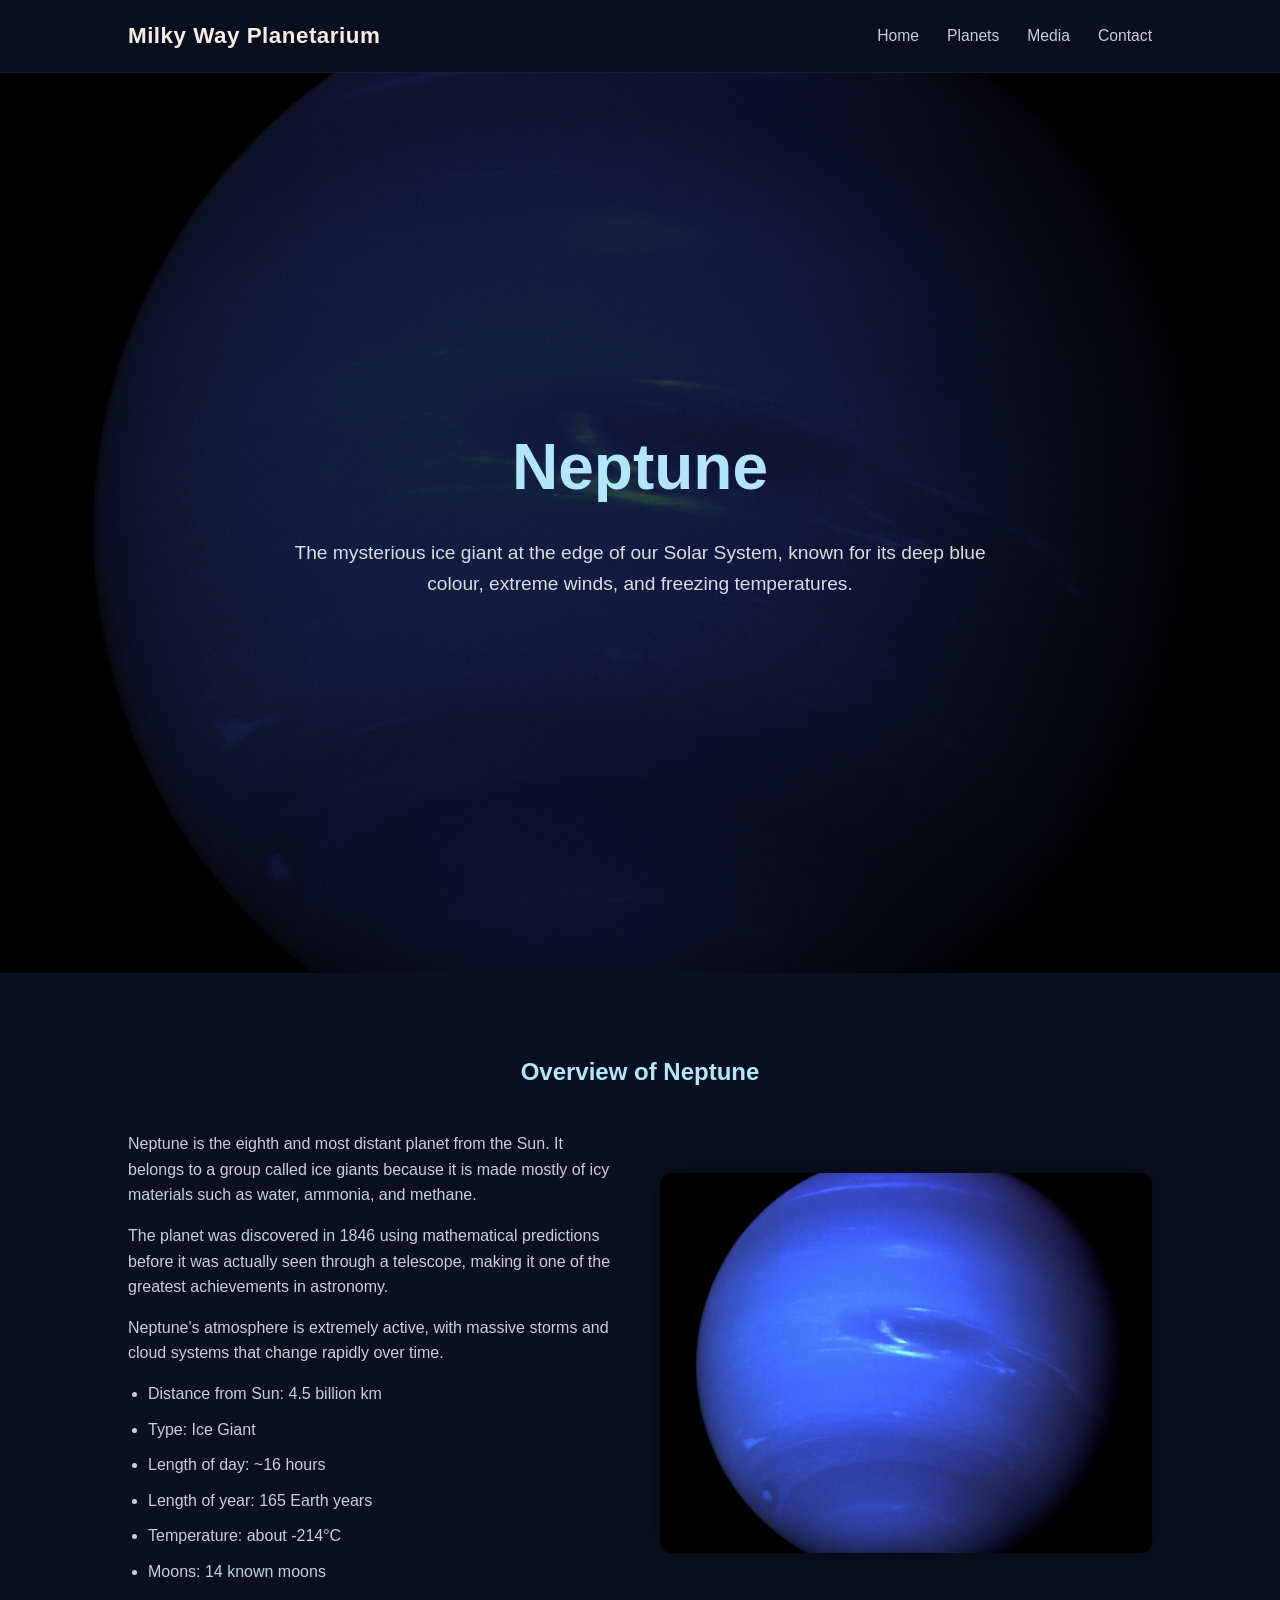
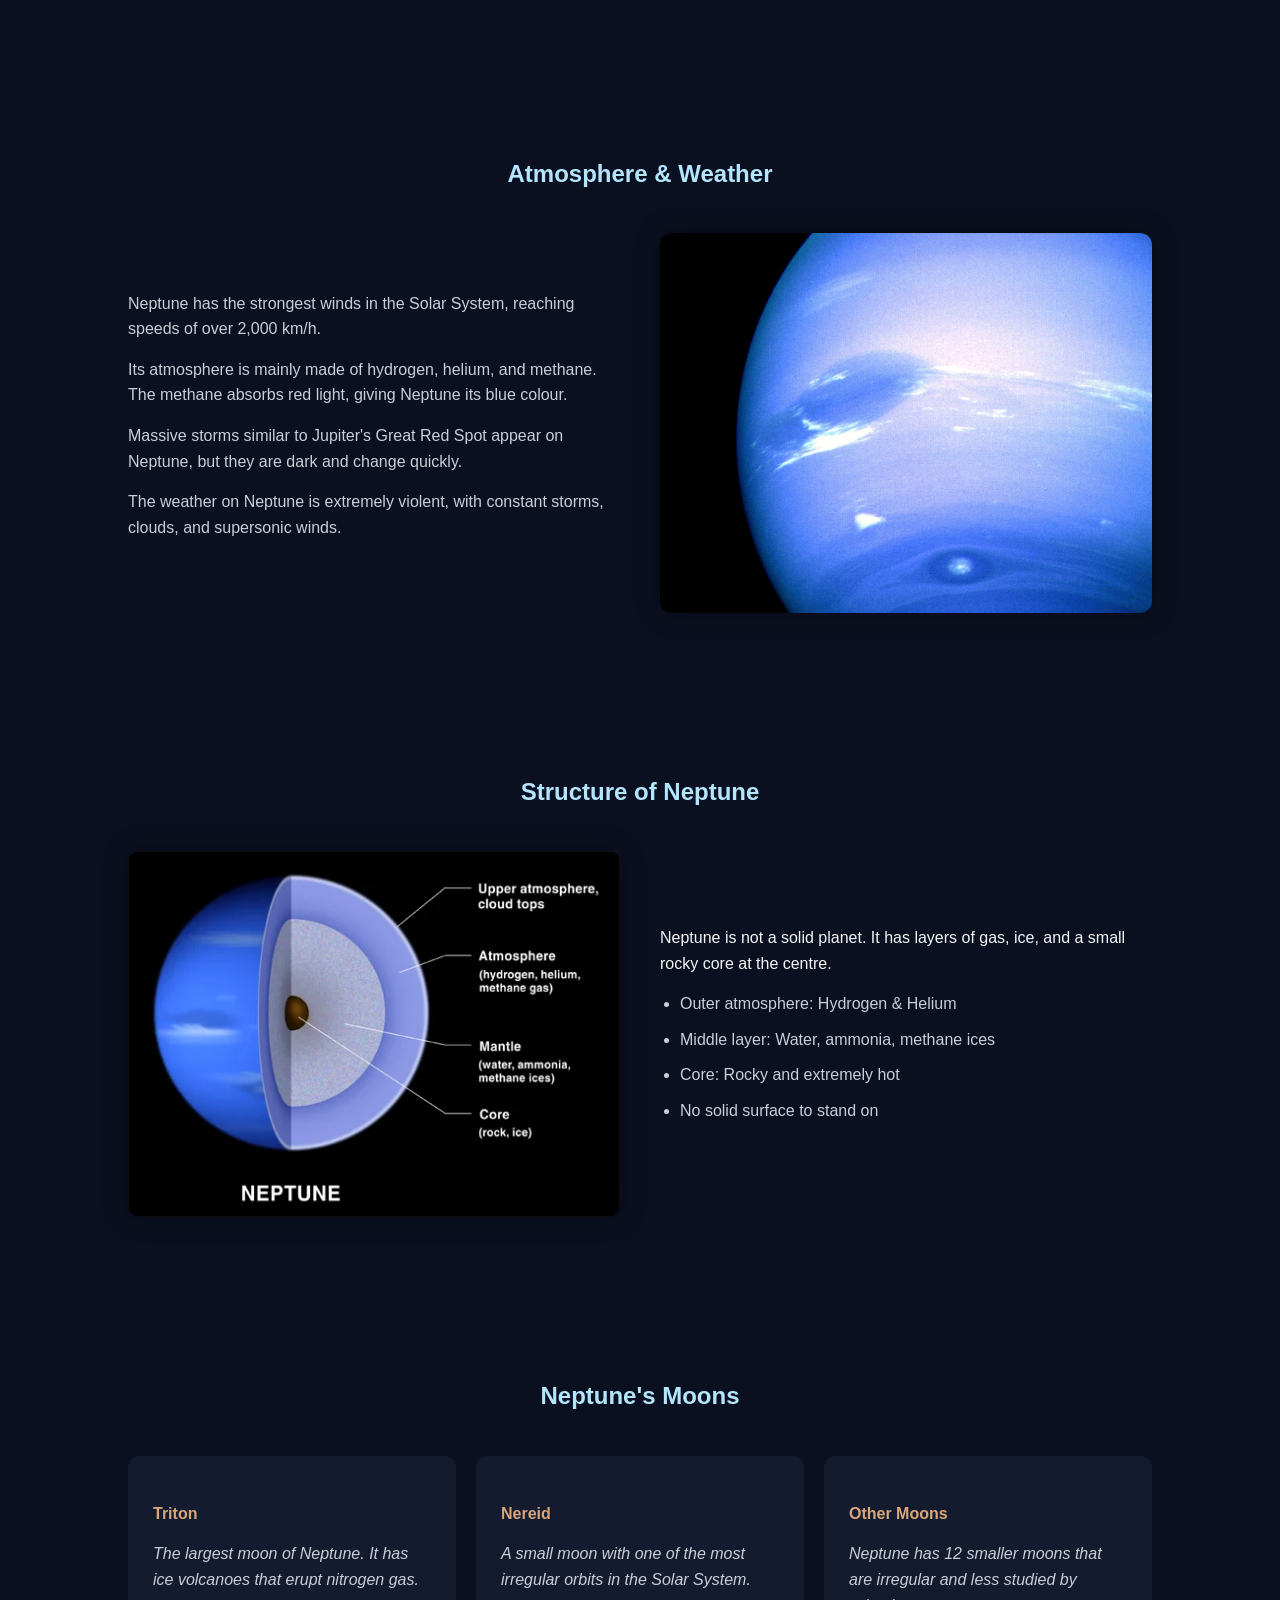
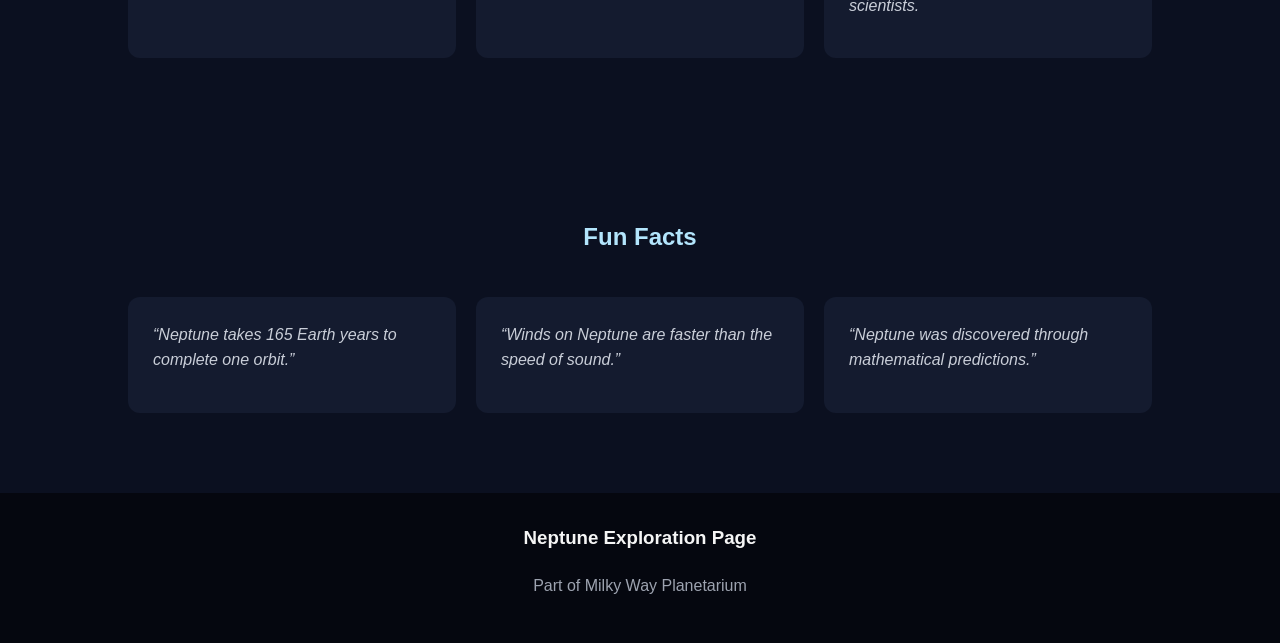
<file: neptune.html>
<!DOCTYPE html>
<html lang="en">
<head>
    <meta charset="UTF-8">
    <meta name="viewport" content="width=device-width, initial-scale=1.0">
    <title>Neptune | Milky Way Planetarium</title>
    <link rel="stylesheet" href="style.css">
</head>

<body class="neptune-theme">

<!-- HEADER -->
<header>
    <nav class="main-navbar">

        <div class="site-logo">
            Milky Way Planetarium
        </div>

        <ul class="navigation-links">
            <li><a href="index.html">Home</a></li>
            <li><a href="index.html#planets">Planets</a></li>
            <li><a href="index.html#media">Media</a></li>
            <li><a href="index.html#contact">Contact</a></li>
        </ul>

        <button class="mobile-menu-btn">=</button>

    </nav>
</header>

<!-- SMALL INTRODUCTION -->
<section class="space-intro">
    <div class="intro-content">

        <h1>Neptune</h1>
        <p>
            The mysterious ice giant at the edge of our Solar System,
            known for its deep blue colour, extreme winds, and freezing temperatures.
        </p>
    </div>

</section>

<!-- ABOUT NEPTUNE -->
<section class="planet-section">
    <h2>Overview of Neptune</h2>
    <div class="galaxy-info">
        <div class="galaxy-description">
            <p>
                Neptune is the eighth and most distant planet from the Sun.
                It belongs to a group called ice giants because it is made mostly of
                icy materials such as water, ammonia, and methane.
            </p>
            <p>
                The planet was discovered in 1846 using mathematical predictions
                before it was actually seen through a telescope, making it one of
                the greatest achievements in astronomy.
            </p>
            <p>
                Neptune's atmosphere is extremely active, with massive storms
                and cloud systems that change rapidly over time.
            </p>
            <ul>
                <li>Distance from Sun: 4.5 billion km</li>
                <li>Type: Ice Giant</li>
                <li>Length of day: ~16 hours</li>
                <li>Length of year: 165 Earth years</li>
                <li>Temperature: about -214°C</li>
                <li>Moons: 14 known moons</li>
            </ul>
        </div>
        <div class="galaxy-photo">
            <img
                src="images and videos/Neptune_Full.jpg"
                alt="Neptune planet"
            >
        </div>
    </div>
</section>

<!-- ATMOSPHERE -->
<section class="planet-section">
    <h2>Atmosphere & Weather</h2>
    <div class="galaxy-info">
        <div class="galaxy-description">
            <p>
                Neptune has the strongest winds in the Solar System,
                reaching speeds of over 2,000 km/h.
            </p>
            <p>
                Its atmosphere is mainly made of hydrogen, helium,
                and methane. The methane absorbs red light,
                giving Neptune its blue colour.
            </p>
            <p>
                Massive storms similar to Jupiter's Great Red Spot
                appear on Neptune, but they are dark and change quickly.
            </p>
            <p>
                The weather on Neptune is extremely violent,
                with constant storms, clouds, and supersonic winds.
            </p>
        </div>
        <div class="galaxy-photo">
            <img
                src="images and videos/Neptune_storms.jpg"
                alt="Neptune storms"
            >
        </div>
    </div>
</section>

<!-- STRUCTURE -->
<section class="planet-section">
    <h2>Structure of Neptune</h2>
    <div class="earth-layout">
        <div class="earth-image">
            <img
                src="images and videos/neptune_int-browse.webp"
                alt="Neptune internal structure"
            >
        </div>
        <div class="earth-details">
            <p>
                Neptune is not a solid planet. It has layers of gas, ice,
                and a small rocky core at the centre.
            </p>
            <ul>
                <li>Outer atmosphere: Hydrogen & Helium</li>
                <li>Middle layer: Water, ammonia, methane ices</li>
                <li>Core: Rocky and extremely hot</li>
                <li>No solid surface to stand on</li>
            </ul>

        </div>

    </div>

</section>

<!-- MOONS -->
<section class="planet-section">
    <h2>Neptune's Moons</h2>
    <div class="reviews-grid">
        <div class="review-card">
            <h3>Triton</h3>
            <p>
                The largest moon of Neptune. It has ice volcanoes
                that erupt nitrogen gas.
            </p>
        </div>

        <div class="review-card">
            <h3>Nereid</h3>
            <p>
                A small moon with one of the most irregular orbits
                in the Solar System.
            </p>
        </div>

        <div class="review-card">
            <h3>Other Moons</h3>
            <p>
                Neptune has 12 smaller moons that are irregular and
                less studied by scientists.
            </p>
        </div>

    </div>

</section>

<!-- FUN FACTS -->
<section class="planet-section">
    <h2>Fun Facts</h2>
    <div class="reviews-grid">
        <div class="review-card">
            <p>“Neptune takes 165 Earth years to complete one orbit.”</p>
        </div>

        <div class="review-card">
            <p>“Winds on Neptune are faster than the speed of sound.”</p>
        </div>

        <div class="review-card">
            <p>“Neptune was discovered through mathematical predictions.”</p>
        </div>

    </div>

</section>

<!-- FOOTER -->
<footer>

    <h3>Neptune Exploration Page</h3>
    <p>Part of Milky Way Planetarium</p>

</footer>

<script src="script.js"></script>

</body>
</html>
</file>
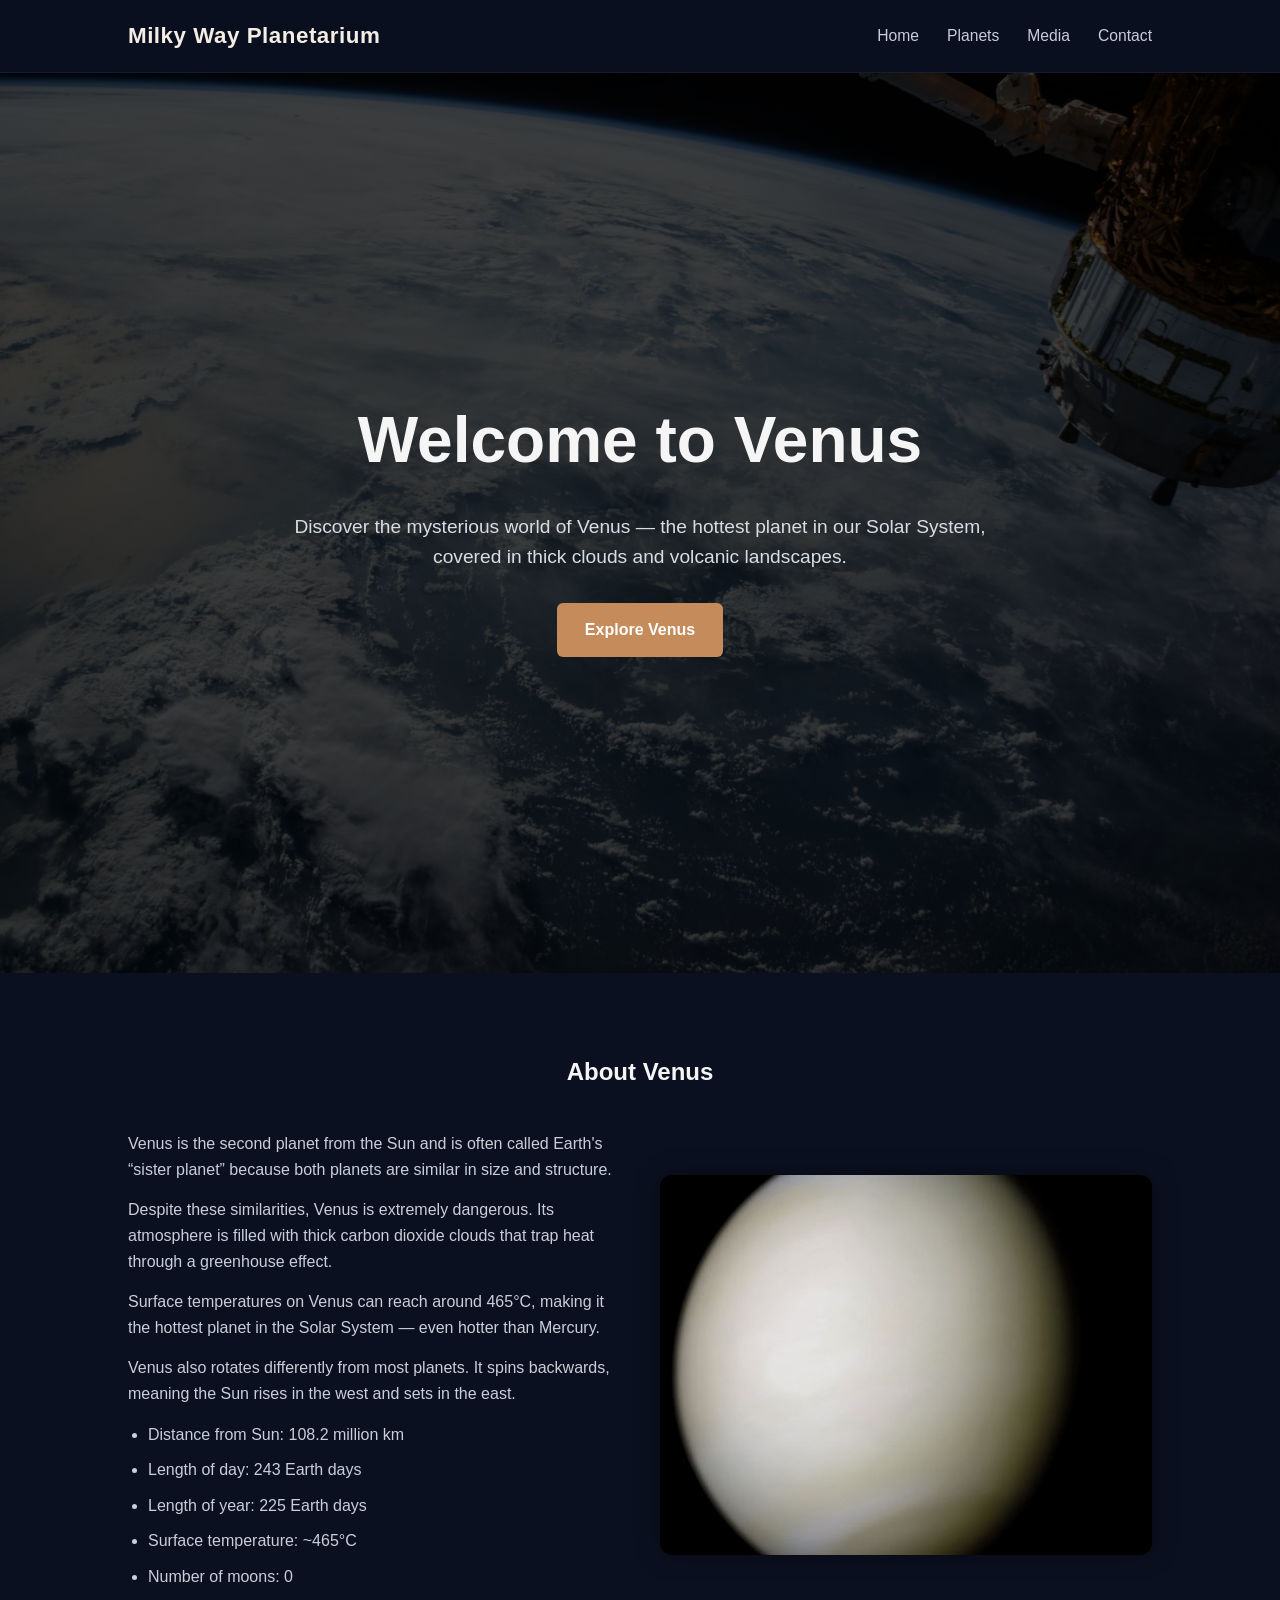
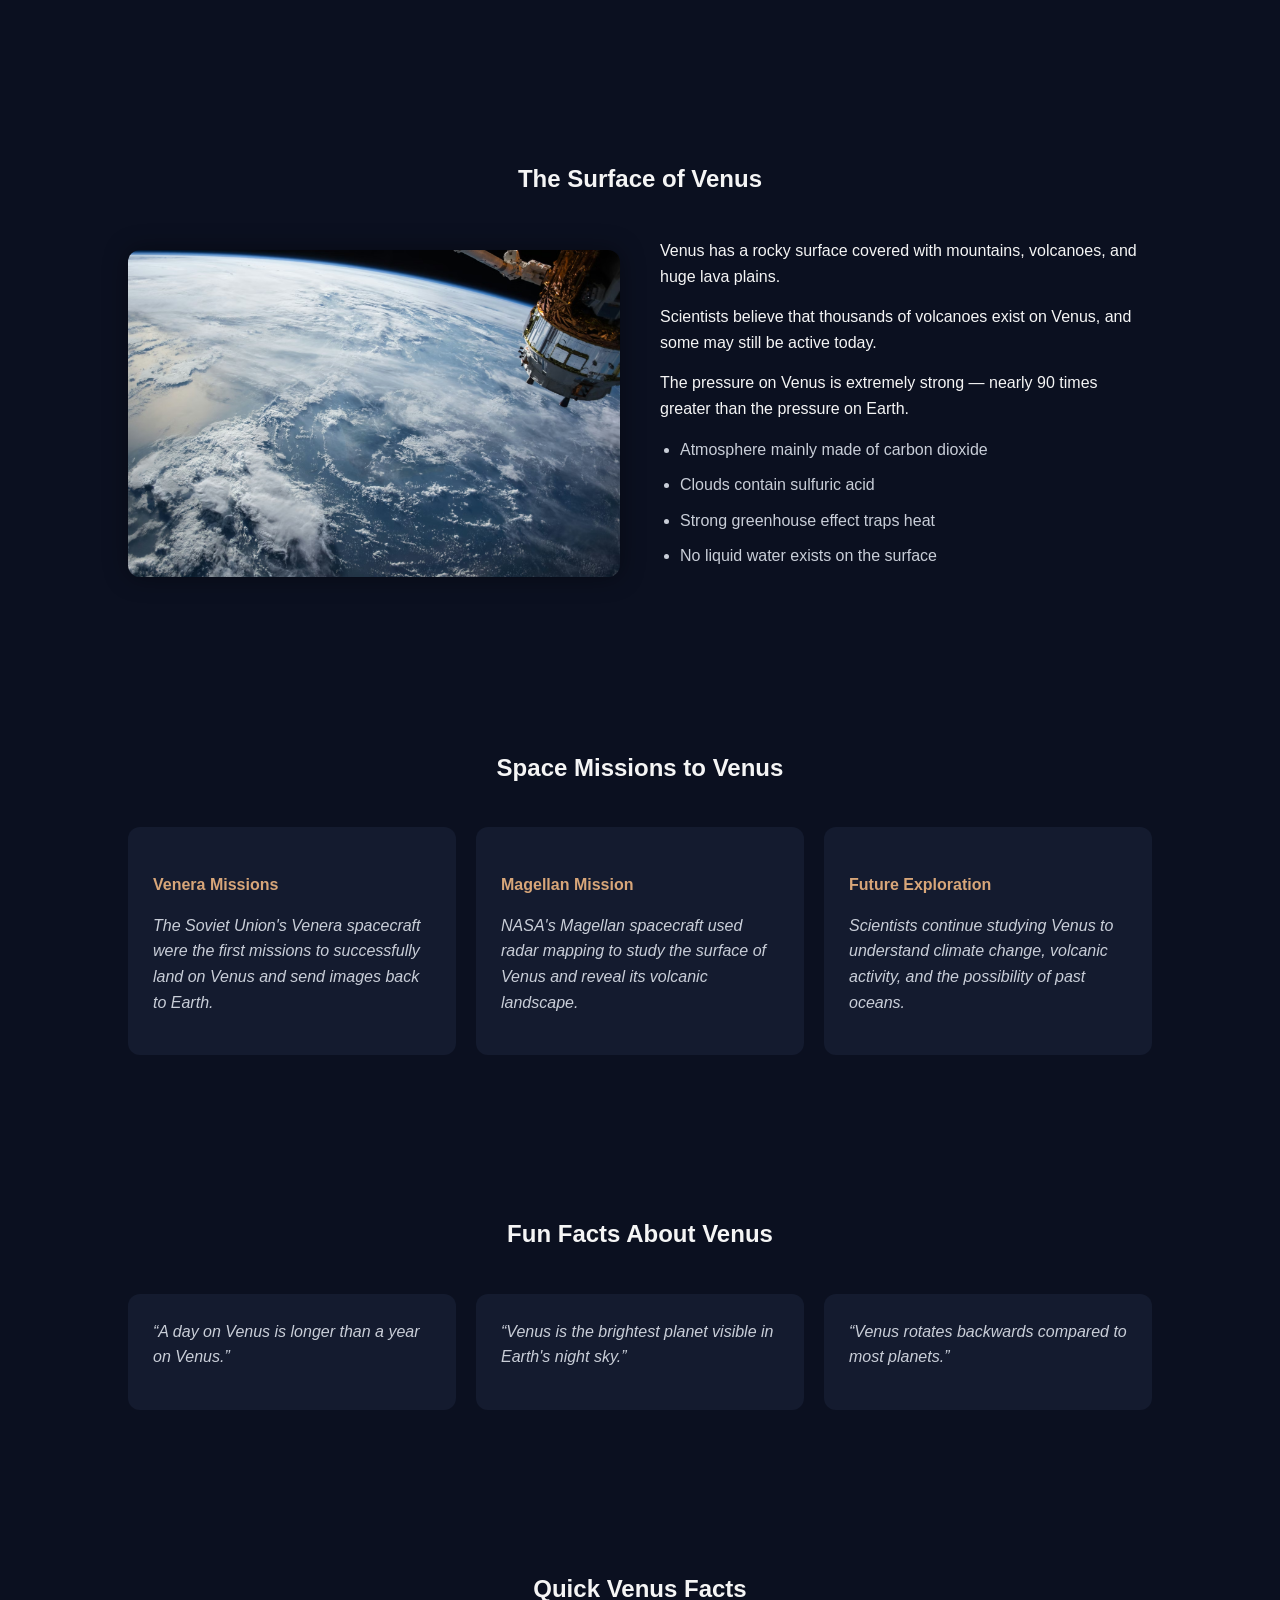
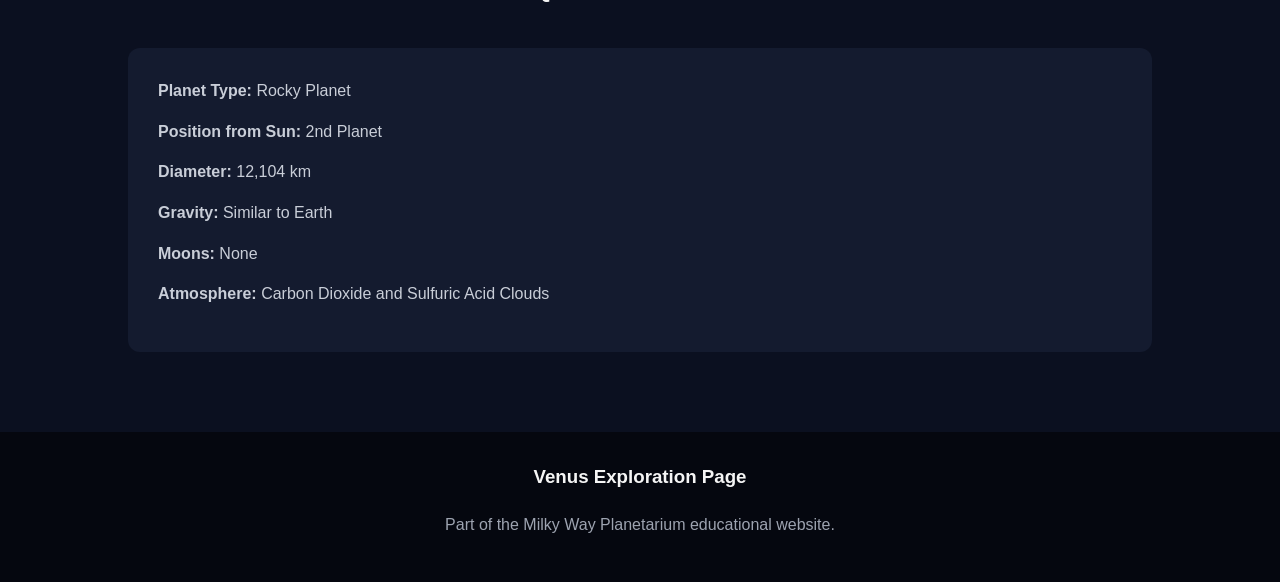
<file: venus.html>
<!DOCTYPE html>
<html lang="en">
<head>
    <meta charset="UTF-8">
    <meta name="viewport" content="width=device-width, initial-scale=1.0">
    <title>Venus Planet | Milky Way Planetarium</title>
    <link rel="stylesheet" href="style.css">
</head>

<body class="venus-theme">

<!-- HEADER -->
<header>
    <nav class="main-navbar">

        <div class="site-logo">
            Milky Way Planetarium
        </div>
        <ul class="navigation-links">
            <li><a href="index.html">Home</a></li>
            <li><a href="index.html#planets">Planets</a></li>
            <li><a href="index.html#media">Media</a></li>
            <li><a href="index.html#contact">Contact</a></li>
        </ul>
        <button class="mobile-menu-btn" aria-label="Open navigation menu">
            =
        </button>

    </nav>
</header>

<!-- SPACE INTRODUCTION SECTION -->
<section class="space-intro">

    <div class="intro-content">

        <h1>Welcome to Venus</h1>

        <p>
            Discover the mysterious world of Venus —
            the hottest planet in our Solar System,
            covered in thick clouds and volcanic landscapes.
        </p>

        <a href="#about-venus" class="explore-btn">
            Explore Venus
        </a>

    </div>

</section>

<!-- ABOUT VENUS -->
<section class="planet-section" id="about-venus">

    <h2>About Venus</h2>
    <div class="galaxy-info">
        <div class="galaxy-description">
            <p>
                Venus is the second planet from the Sun and is often called
                Earth's “sister planet” because both planets are similar in size
                and structure.
            </p>
            <p>
                Despite these similarities, Venus is extremely dangerous.
                Its atmosphere is filled with thick carbon dioxide clouds
                that trap heat through a greenhouse effect.
            </p>
            <p>
                Surface temperatures on Venus can reach around 465°C,
                making it the hottest planet in the Solar System —
                even hotter than Mercury.
            </p>
            <p>
                Venus also rotates differently from most planets.
                It spins backwards, meaning the Sun rises in the west
                and sets in the east.
            </p>
            <ul>
                <li>Distance from Sun: 108.2 million km</li>
                <li>Length of day: 243 Earth days</li>
                <li>Length of year: 225 Earth days</li>
                <li>Surface temperature: ~465°C</li>
                <li>Number of moons: 0</li>
            </ul>
        </div>

        <div class="galaxy-photo">
            <img
                src="images and videos/Venus-real_color.jpg"
                alt="Bright view of Venus planet in space"
            >
        </div>
    </div>

</section>

<!-- SURFACE SECTION -->
<section class="planet-section">
    <h2>The Surface of Venus</h2>
    <div class="earth-layout">
        <div class="earth-image">
            <img
                src="images and videos/satellite view.avif"
                alt="Surface view of Venus"
            >
        </div>

        <div class="earth-details">
            <p>
                Venus has a rocky surface covered with mountains,
                volcanoes, and huge lava plains.
            </p>
            <p>
                Scientists believe that thousands of volcanoes exist
                on Venus, and some may still be active today.
            </p>
            <p>
                The pressure on Venus is extremely strong —
                nearly 90 times greater than the pressure on Earth.
            </p>
            <ul>
                <li>Atmosphere mainly made of carbon dioxide</li>
                <li>Clouds contain sulfuric acid</li>
                <li>Strong greenhouse effect traps heat</li>
                <li>No liquid water exists on the surface</li>
            </ul>
        </div>

    </div>

</section>

<!-- SPACE MISSIONS -->
<section class="planet-section">
    <h2>Space Missions to Venus</h2>
    <div class="reviews-grid">
        <div class="review-card">
            <h3>Venera Missions</h3>
            <p>
                The Soviet Union's Venera spacecraft were the first
                missions to successfully land on Venus and send images
                back to Earth.
            </p>

        </div>

        <div class="review-card">
            <h3>Magellan Mission</h3>
            <p>
                NASA's Magellan spacecraft used radar mapping to study
                the surface of Venus and reveal its volcanic landscape.
            </p>
        </div>

        <div class="review-card">
            <h3>Future Exploration</h3>
            <p>
                Scientists continue studying Venus to understand climate
                change, volcanic activity, and the possibility of past oceans.
            </p>
        </div>
    </div>

</section>

<!-- FUN FACTS -->
<section class="planet-section">
    <h2>Fun Facts About Venus</h2>
    <div class="reviews-grid">
        <div class="review-card">
            <p>
                “A day on Venus is longer than a year on Venus.”
            </p>
        </div>

        <div class="review-card">
            <p>
                “Venus is the brightest planet visible in Earth's night sky.”
            </p>
        </div>

        <div class="review-card">
            <p>
                “Venus rotates backwards compared to most planets.”
            </p>
        </div>
    </div>

</section>

<!-- QUICK FACT TABLE -->
<section class="planet-section">
    <h2>Quick Venus Facts</h2>
    <div class="contact-details">

        <p><strong>Planet Type:</strong> Rocky Planet</p>
        <p><strong>Position from Sun:</strong> 2nd Planet</p>
        <p><strong>Diameter:</strong> 12,104 km</p>
        <p><strong>Gravity:</strong> Similar to Earth</p>
        <p><strong>Moons:</strong> None</p>
        <p><strong>Atmosphere:</strong> Carbon Dioxide and Sulfuric Acid Clouds</p>

    </div>

</section>

<!-- FOOTER -->
<footer>
    <h3>Venus Exploration Page</h3>
    <p>
        Part of the Milky Way Planetarium educational website.
    </p>

</footer>

<script src="script.js"></script>

</body>
</html>
</file>
<file: style.css>
/* GLOBAL STYLES */

* {
    margin: 0;
    padding: 0;
    box-sizing: border-box;
}
html {
    scroll-behavior: smooth;
}
body {
    font-family: Arial, sans-serif;
    background-color: #0b1020;
    color: #f5f5f5;
    line-height: 1.6;
}
section {
    padding: 80px 10%;
}
img {
    width: 100%;
    display: block;
    border-radius: 12px;
}
h1,
h2,
h3 {
    margin-bottom: 20px;
}
p {
    margin-bottom: 15px;
}

/* HEADER AND NAVIGATION */

header {
    position: sticky;
    top: 0;
    z-index: 1000;

    background: rgba(11, 16, 32, 0.92);
    backdrop-filter: blur(8px);

    border-bottom: 1px solid rgba(255,255,255,0.06);
}

.main-navbar {
    display: flex;
    justify-content: space-between;
    align-items: center;

    padding: 18px 10%;
}

.site-logo {
    font-size: 1.4rem;
    font-weight: 700;
    letter-spacing: 0.5px;
    color: #f4ede4;
}

.navigation-links {
    display: flex;
    align-items: center;
    gap: 28px;

    list-style: none;
}

.navigation-links a {
    position: relative;

    color: #c7ccd8;
    text-decoration: none;

    font-size: 0.98rem;
    font-weight: 500;

    transition: color 0.3s ease;
}

.navigation-links a::after {
    content: "";

    position: absolute;
    left: 0;
    bottom: -6px;

    width: 0%;
    height: 2px;

    background-color: #c58b5a;

    transition: width 0.3s ease;
}

.navigation-links a:hover {
    color: #ffffff;
}

.navigation-links a:hover::after {
    width: 100%;
}

.mobile-menu-btn {
    display: none;

    background: none;
    border: none;

    color: white;
    font-size: 2rem;

    cursor: pointer;
}

/* LANDING SECTION */

.space-intro {
    min-height: 100vh;

    background-image:
        linear-gradient(rgba(0,0,0,0.65), rgba(0,0,0,0.65)),
        url('images and videos/stars.avif');

    background-size: cover;
    background-position: center;

    display: flex;
    justify-content: center;
    align-items: center;

    text-align: center;
}

.intro-content {
    max-width: 750px;
}

.space-intro h1 {
    font-size: 4rem;
    margin-bottom: 20px;
}

.space-intro p {
    font-size: 1.2rem;
    margin-bottom: 30px;
    color: #d9dce4;
}

.explore-btn {
    display: inline-block;

    background-color: #c58b5a;
    color: white;

    text-decoration: none;
    font-weight: bold;

    padding: 14px 28px;
    border-radius: 6px;

    transition: all 0.3s ease;
}

.explore-btn:hover {
    background-color: #e0b089;
    transform: translateY(-2px);
}

/* GALAXY SECTION */

.galaxy-info {
    display: grid;
    grid-template-columns: 1fr 1fr;
    gap: 40px;
    align-items: center;
}

.galaxy-description p {
    color: #c9ced8;
}

.galaxy-photo img {
    box-shadow: 0 0 25px rgba(255,255,255,0.08);
}

/* PLANETS SECTION */

.planet-grid {
    display: grid;
    grid-template-columns: repeat(3, 1fr);
    gap: 25px;
}

.planet-box {
    background-color: #141b2f;

    padding: 20px;
    border-radius: 12px;

    transition: transform 0.3s ease;
}

.planet-box:hover {
    transform: translateY(-8px);
}

.planet-box h3 {
    margin-top: 15px;
}

.planet-box p {
    color: #c9ced8;
}

.learn-link {
    display: inline-block;
    margin-top: 10px;

    color: #d8a679;
    text-decoration: none;
    font-weight: bold;
}

.learn-link:hover {
    color: white;
}

/* EARTH SECTION */

.earth-layout {
    display: grid;
    grid-template-columns: 1fr 1fr;
    gap: 40px;
    align-items: center;
}

.earth-details ul {
    padding-left: 20px;
    margin-bottom: 20px;
}

.earth-details li {
    margin-bottom: 10px;
    color: #c9ced8;
}

#factBtn {
    padding: 12px 22px;

    border: none;
    border-radius: 6px;

    background-color: #c58b5a;
    color: white;

    font-weight: bold;
    cursor: pointer;

    transition: background-color 0.3s ease;
}

#factBtn:hover {
    background-color: #e0b089;
}

#factText {
    margin-top: 15px;
    color: #d8a679;
    font-weight: bold;
}

/* MEDIA SECTION */

.media-layout {
    display: grid;
    grid-template-columns: 2fr 1fr;
    gap: 30px;
    align-items: center;
}

.space-video iframe {
    width: 100%;
    height: 400px;

    border: none;
    border-radius: 12px;
}

.media-description p {
    color: #c9ced8;
}

/* REVIEWS SECTION */

.reviews-grid {
    display: grid;
    grid-template-columns: repeat(3, 1fr);
    gap: 20px;
}

.review-card {
    background-color: #141b2f;

    padding: 25px;
    border-radius: 12px;

    transition: transform 0.3s ease;
}

.review-card:hover {
    transform: translateY(-5px);
}

.review-card p {
    color: #c9ced8;
    font-style: italic;
}

.review-card h3 {
    margin-top: 20px;
    color: #d8a679;
    font-size: 1rem;
}

/* CONTACT SECTION */

.contact-layout {
    display: grid;
    grid-template-columns: 1fr 1fr;
    gap: 40px;
    align-items: start;
}

.message-form {
    background-color: #141b2f;

    padding: 30px;
    border-radius: 12px;

    display: flex;
    flex-direction: column;
    gap: 15px;
}

.message-form label {
    font-weight: bold;
}

.message-form input,
.message-form textarea {
    padding: 12px;

    border: none;
    border-radius: 6px;

    font-size: 1rem;
}

.message-form textarea {
    resize: vertical;
}

.message-form button {
    background-color: #c58b5a;
    color: white;

    border: none;
    border-radius: 6px;

    padding: 12px;

    font-weight: bold;
    cursor: pointer;

    transition: background-color 0.3s ease;
}

.message-form button:hover {
    background-color: #e0b089;
}

.contact-details {
    background-color: #141b2f;

    padding: 30px;
    border-radius: 12px;
}

.contact-details p {
    color: #c9ced8;
}

/* FOOTER */

footer {
    background-color: #05070f;
    text-align: center;
    padding: 30px;
}

footer p {
    color: #9da3b0;
}

/* RESPONSIVE DESIGN */

@media (max-width: 900px) {

    .galaxy-info,
    .planet-grid,
    .earth-layout,
    .media-layout,
    .reviews-grid,
    .contact-layout {
        grid-template-columns: 1fr;
    }

    .space-intro h1 {
        font-size: 2.5rem;
    }

    .navigation-links {
        position: absolute;

        top: 80px;
        right: 0;

        width: 100%;

        background-color: #111827;

        flex-direction: column;
        align-items: center;

        gap: 20px;

        padding: 25px 0;

        display: none;
    }

    .navigation-links.active {
        display: flex;
    }

    .mobile-menu-btn {
        display: block;
    }
}

/* VENUS PAGE THEME */

.planet-section ul {
    padding-left: 20px;
    margin-top: 15px;
}

.planet-section li {
    margin-bottom: 10px;
    color: #c9ced8;
}

.planet-section h2 {
    text-align: center;
    margin-bottom: 40px;
}

/* BETTER SPACING FOR REVIEW CARDS */
.review-card h3 {
    color: #d8a679;
    margin-bottom: 15px;
}

/* SMOOTH IMAGE HOVER EFFECT */
.galaxy-photo img,
.earth-image img,
.planet-box img {
    transition: transform 0.3s ease;
}

.galaxy-photo img:hover,
.earth-image img:hover,
.planet-box img:hover {
    transform: scale(1.03);
}
/* VENUS IMAGE */
.galaxy-photo img,
.earth-image img {
    width: 100%;
    max-height: 380px;
    object-fit: cover;
    border-radius: 12px;
    box-shadow: 0 0 25px rgba(0,0,0,0.4);
}

/* OVERLAY FOR VENUS PAGE */
.venus-theme .space-intro {
    background-image:
        linear-gradient(rgba(0,0,0,0.75), rgba(0,0,0,0.75)),
        url('images and videos/satellite view.avif');

    background-size: cover;
    background-position: center;
}


/* NEPTUNE THEME */

.neptune-theme .space-intro {
    background-image:
        linear-gradient(rgba(0,0,0,0.75), rgba(0,0,0,0.75)),
        url('images and videos/Neptune_Full.jpg');

    background-size: cover;
    background-position: center;
}

/* NEPTUNE COLOR THEME */
.neptune-theme .learn-link,
.neptune-theme #factText {
    color: #4fc3f7;
}

.neptune-theme .explore-btn,
.neptune-theme #factBtn,
.neptune-theme .message-form button {
    background-color: #4fc3f7;
    color: #000;
}

.neptune-theme .explore-btn:hover,
.neptune-theme #factBtn:hover,
.neptune-theme .message-form button:hover {
    background-color: #ffffff;
}

/* NEPTUNE HEADINGS */
.neptune-theme h1,
.neptune-theme h2 {
    color: #b3e5fc;
}
</file>
